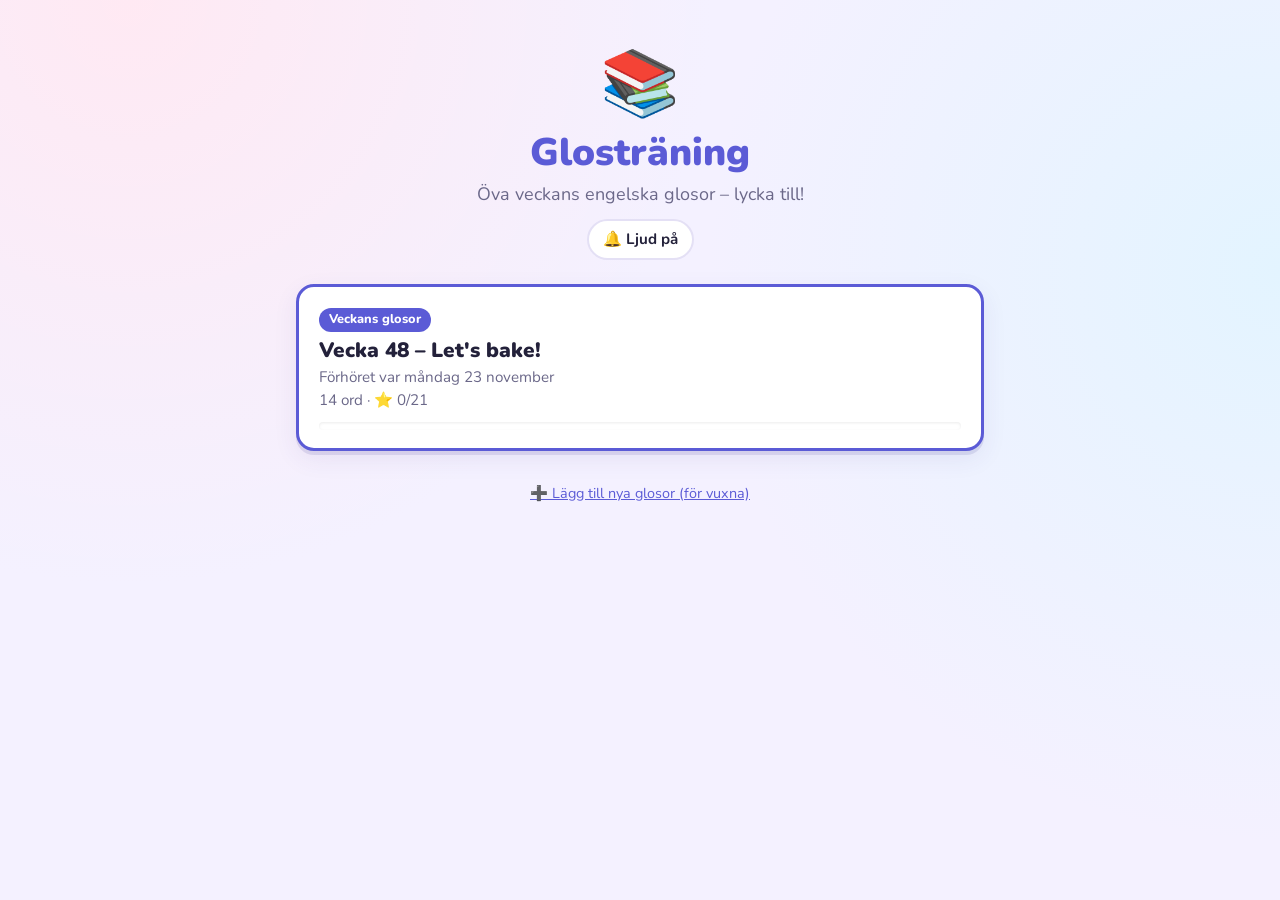
<file: index.html>
<!doctype html>
<html lang="sv">
<head>
  <meta charset="utf-8">
  <meta name="viewport" content="width=device-width, initial-scale=1, viewport-fit=cover">
  <title>Glosträning</title>
  <meta name="theme-color" content="#5b5bd6">
  <link rel="icon" href="data:image/svg+xml,<svg xmlns='http://www.w3.org/2000/svg' viewBox='0 0 100 100'><text y='.9em' font-size='90'>📚</text></svg>">
  <link rel="preconnect" href="https://fonts.googleapis.com">
  <link rel="preconnect" href="https://fonts.gstatic.com" crossorigin>
  <link href="https://fonts.googleapis.com/css2?family=Nunito:wght@400;700;800;900&display=swap" rel="stylesheet">
  <link rel="stylesheet" href="style.css">
</head>
<body>
  <main id="app" aria-live="polite"></main>
  <script src="data/words.js"></script>
  <script src="app.js"></script>
</body>
</html>
</file>
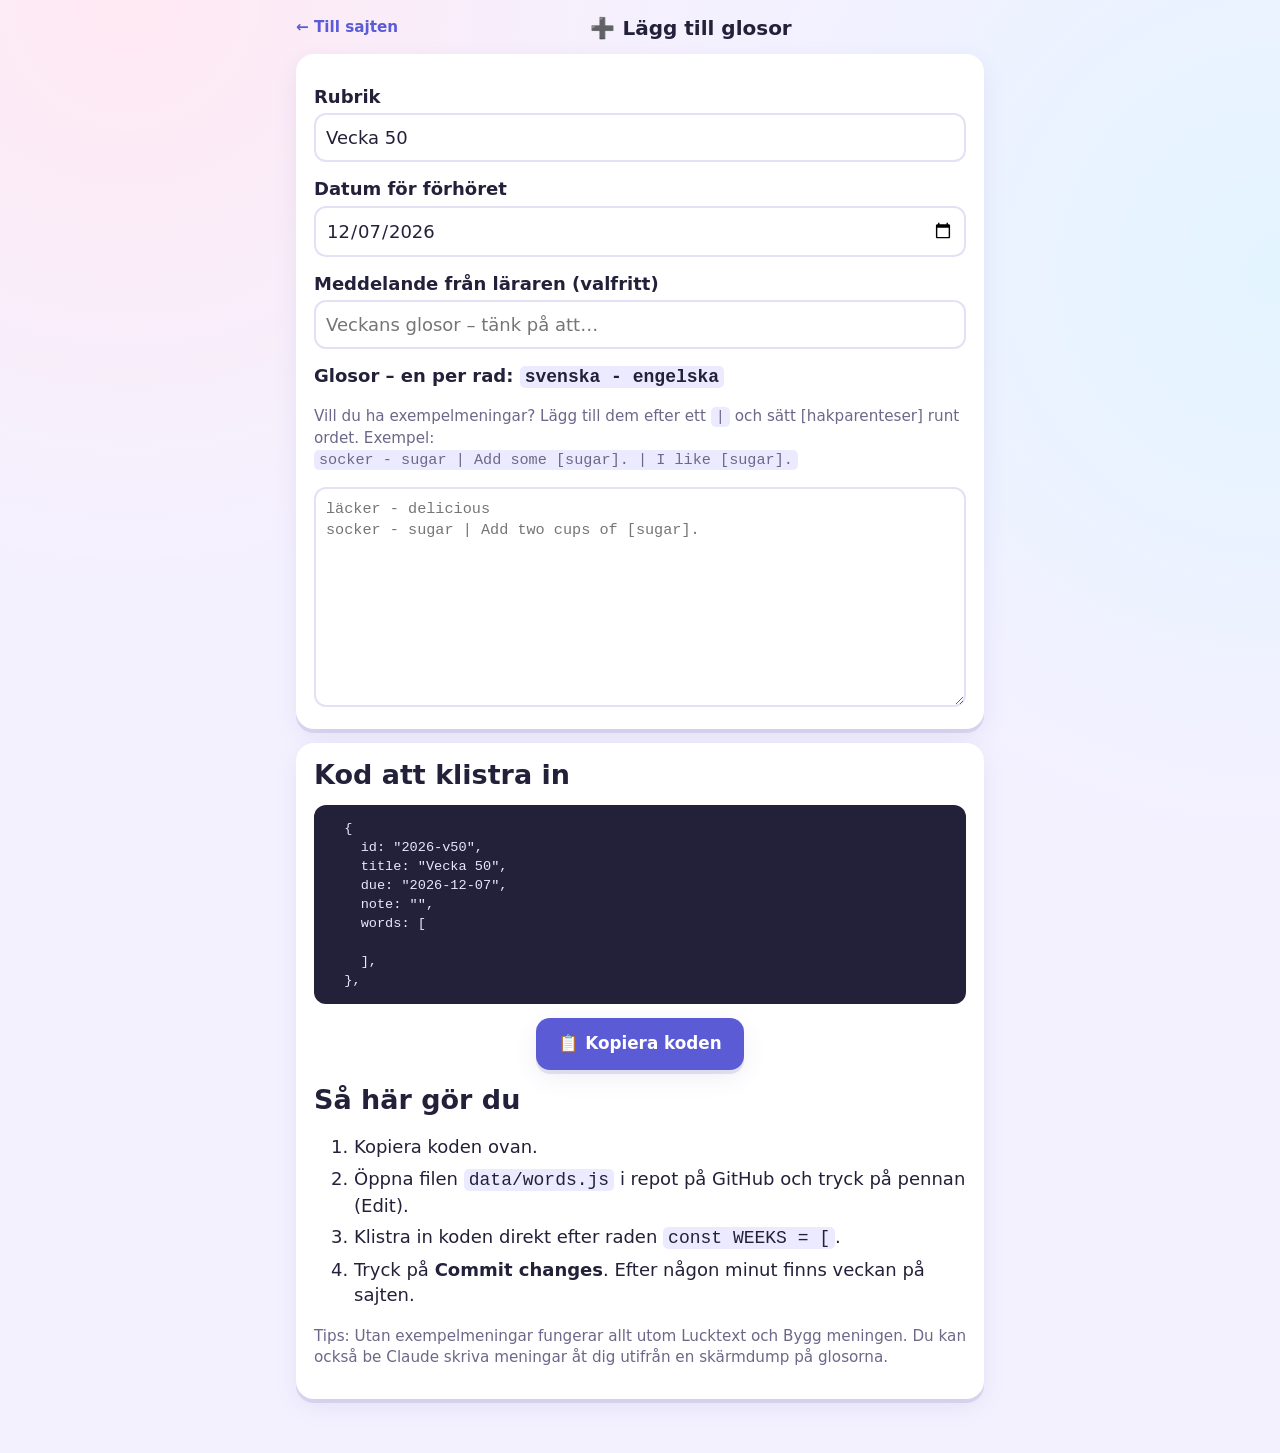
<file: add.html>
<!doctype html>
<html lang="sv">
<head>
  <meta charset="utf-8">
  <meta name="viewport" content="width=device-width, initial-scale=1">
  <title>Lägg till glosor</title>
  <link rel="stylesheet" href="style.css">
  <style>
    label { display: block; font-weight: 800; margin: 14px 0 4px; }
    input, textarea { width: 100%; font: inherit; padding: 10px; border: 2px solid var(--line); border-radius: 12px; background: #fff; color: var(--ink); }
    textarea { min-height: 220px; font-family: ui-monospace, Menlo, Consolas, monospace; font-size: .95rem; }
    pre { background: #23213a; color: #e8e6ff; padding: 14px; border-radius: 12px; overflow: auto; font-size: .85rem; white-space: pre-wrap; }
    .box { background: var(--card); border-radius: var(--radius); box-shadow: var(--shadow); padding: 16px 18px; margin: 14px 0; }
    ol li { margin: 6px 0; }
    code { background: #eceaff; padding: 1px 5px; border-radius: 5px; }
  </style>
</head>
<body>
<main id="app">
  <header class="topbar">
    <a class="back" href="index.html">← Till sajten</a>
    <h1>➕ Lägg till glosor</h1>
    <span></span>
  </header>

  <div class="box">
    <label for="title">Rubrik</label>
    <input id="title" value="Vecka 49">
    <label for="due">Datum för förhöret</label>
    <input id="due" type="date">
    <label for="note">Meddelande från läraren (valfritt)</label>
    <input id="note" placeholder="Veckans glosor – tänk på att…">
    <label for="words">Glosor – en per rad: <code>svenska - engelska</code></label>
    <p class="muted">Vill du ha exempelmeningar? Lägg till dem efter ett <code>|</code> och sätt
      [hakparenteser] runt ordet. Exempel:<br>
      <code>socker - sugar | Add some [sugar]. | I like [sugar].</code></p>
    <textarea id="words" placeholder="läcker - delicious&#10;socker - sugar | Add two cups of [sugar]."></textarea>
  </div>

  <div class="box">
    <h2>Kod att klistra in</h2>
    <pre id="out"></pre>
    <div class="row"><button class="btn primary" id="copy">📋 Kopiera koden</button></div>
    <h2>Så här gör du</h2>
    <ol>
      <li>Kopiera koden ovan.</li>
      <li>Öppna filen <code>data/words.js</code> i repot på GitHub och tryck på pennan (Edit).</li>
      <li>Klistra in koden direkt efter raden <code>const WEEKS = [</code>.</li>
      <li>Tryck på <strong>Commit changes</strong>. Efter någon minut finns veckan på sajten.</li>
    </ol>
    <p class="muted">Tips: Utan exempelmeningar fungerar allt utom Lucktext och Bygg meningen. Du kan också be Claude
      skriva meningar åt dig utifrån en skärmdump på glosorna.</p>
  </div>
</main>
<script>
  const $ = (id) => document.getElementById(id);
  const isoWeek = (d) => {
    const t = new Date(Date.UTC(d.getFullYear(), d.getMonth(), d.getDate()));
    const day = t.getUTCDay() || 7;
    t.setUTCDate(t.getUTCDate() + 4 - day);
    return Math.ceil(((t - Date.UTC(t.getUTCFullYear(), 0, 1)) / 86400000 + 1) / 7);
  };
  // Default: next Monday
  const next = new Date();
  next.setDate(next.getDate() + ((8 - next.getDay()) % 7 || 7));
  $("due").value = next.toISOString().slice(0, 10);
  $("title").value = "Vecka " + isoWeek(next);

  const q = (s) => JSON.stringify(s.trim());
  function generate() {
    const due = $("due").value;
    const wk = due ? isoWeek(new Date(due + "T12:00:00")) : "x";
    const id = (due ? due.slice(0, 4) : "ny") + "-v" + wk;
    const lines = $("words").value.split("\n").map((l) => l.trim()).filter(Boolean);
    const words = lines.map((line) => {
      const [pair, ...sentences] = line.split("|");
      const m = pair.split(/\s+[-–—=]\s+|\t|\s*=\s*/);
      const sv = (m[0] || "").trim(), en = (m.slice(1).join(" ") || "").trim();
      if (!sv || !en) return `      // KUNDE INTE LÄSA: ${line}`;
      const s = sentences.map((x) => x.trim()).filter(Boolean);
      return s.length
        ? `      { sv: ${q(sv)}, en: ${q(en)}, sentences: [\n${s.map((x) => `        ${q(x)},`).join("\n")}\n      ]},`
        : `      { sv: ${q(sv)}, en: ${q(en)}, sentences: [] },`;
    });
    $("out").textContent =
`  {
    id: ${q(id)},
    title: ${q($("title").value)},
    due: ${q(due)},
    note: ${q($("note").value)},
    words: [
${words.join("\n")}
    ],
  },`;
  }
  ["title", "due", "note", "words"].forEach((id) => $(id).addEventListener("input", generate));
  generate();
  $("copy").addEventListener("click", async () => {
    try { await navigator.clipboard.writeText($("out").textContent); $("copy").textContent = "✅ Kopierat!"; }
    catch { $("copy").textContent = "Markera och kopiera manuellt"; }
    setTimeout(() => ($("copy").textContent = "📋 Kopiera koden"), 2000);
  });
</script>
</body>
</html>
</file>
<file: style.css>
:root {
  --bg: #f4f1ff;
  --card: #ffffff;
  --ink: #23213a;
  --muted: #6b6889;
  --primary: #5b5bd6;
  --primary-ink: #ffffff;
  --good: #22a06b;
  --good-bg: #dcf7e9;
  --bad: #e5484d;
  --bad-bg: #ffe5e6;
  --warn: #f5a623;
  --sel: #ffe07a;
  --line: #e4e0f5;
  --shadow: 0 4px 0 rgba(60, 50, 140, .12), 0 8px 24px rgba(60, 50, 140, .08);
  --radius: 18px;
}

* { box-sizing: border-box; }
html { -webkit-text-size-adjust: 100%; }
body {
  margin: 0;
  background: var(--bg);
  background-image: radial-gradient(circle at 10% 0%, #ffe9f3 0, transparent 40%),
                    radial-gradient(circle at 100% 30%, #e3f4ff 0, transparent 40%);
  background-attachment: fixed;
  color: var(--ink);
  font-family: "Nunito", system-ui, -apple-system, "Segoe UI", Roboto, sans-serif;
  font-size: 18px;
  line-height: 1.4;
  overflow-x: hidden;
}
#app { max-width: 720px; margin: 0 auto; padding: 16px 16px 48px; }
h1, h2 { margin: 0; line-height: 1.2; }
a { color: var(--primary); }
button { font: inherit; color: inherit; cursor: pointer; }
.hidden { display: none !important; }
.muted { color: var(--muted); font-size: .95rem; }
.center { text-align: center; }
.row { display: flex; gap: 10px; justify-content: center; flex-wrap: wrap; margin: 14px 0; }

/* ---------- buttons ---------- */
.btn {
  display: inline-flex; align-items: center; justify-content: center; gap: 6px;
  min-height: 52px; padding: 10px 22px;
  border: 0; border-radius: 14px;
  background: var(--card); color: var(--ink);
  font-weight: 800; font-size: 1.05rem; text-decoration: none;
  box-shadow: var(--shadow);
  transition: transform .08s;
}
.btn:active, .option:active, .tile:active, .word-tile:active, .mode-card:active { transform: translateY(2px); }
.btn.primary { background: var(--primary); color: var(--primary-ink); }
.btn.good { background: var(--good); color: #fff; }
.btn.warn { background: var(--warn); color: #fff; }
.chip {
  border: 2px solid var(--line); background: var(--card);
  border-radius: 999px; padding: 8px 14px; font-weight: 700; font-size: .95rem;
}
.speak {
  border: 0; background: #eceaff; border-radius: 999px;
  padding: 4px 10px; font-size: 1rem; vertical-align: middle; font-weight: 700;
}

/* ---------- home ---------- */
.hero { text-align: center; padding: 24px 0 8px; position: relative; }
.hero-emoji { font-size: 64px; animation: bob 2.5s ease-in-out infinite; }
.hero h1 { font-size: 2.4rem; font-weight: 900; color: var(--primary); }
.hero p { color: var(--muted); margin: 6px 0 12px; }
.weeks { display: grid; gap: 14px; margin-top: 16px; }
.week-card {
  position: relative; display: block; padding: 18px 20px;
  background: var(--card); border-radius: var(--radius); box-shadow: var(--shadow);
  color: inherit; text-decoration: none;
}
.week-card.current { border: 3px solid var(--primary); }
.week-card h2 { font-size: 1.3rem; font-weight: 900; margin-bottom: 4px; }
.week-card p { margin: 2px 0; }
.badge {
  display: inline-block; background: var(--primary); color: #fff;
  font-size: .8rem; font-weight: 800; padding: 3px 10px; border-radius: 999px; margin-bottom: 6px;
}
.foot { text-align: center; margin-top: 32px; font-size: .9rem; }

/* ---------- top bar & progress ---------- */
.topbar {
  display: grid; grid-template-columns: auto 1fr auto; align-items: center; gap: 10px;
  margin-bottom: 10px;
}
.topbar h1 { font-size: 1.25rem; font-weight: 900; text-align: center; }
.back { font-weight: 800; text-decoration: none; white-space: nowrap; font-size: .95rem; }
.count { font-weight: 800; color: var(--muted); white-space: nowrap; font-size: .95rem; }
.bar { height: 14px; background: #fff; border-radius: 999px; overflow: hidden; box-shadow: inset 0 1px 3px rgba(0,0,0,.08); margin-bottom: 18px; }
.bar.small { height: 8px; margin: 10px 0 0; }
.bar-fill { height: 100%; width: 0; background: linear-gradient(90deg, #7c7cf0, #ff7eb6); border-radius: 999px; transition: width .4s; }

/* ---------- week page ---------- */
.week-info { background: var(--card); border-radius: var(--radius); padding: 12px 18px; box-shadow: var(--shadow); }
.week-info p { margin: 6px 0; }
.due { font-weight: 800; }
.note { color: var(--muted); }
.section-title { font-size: 1.15rem; font-weight: 900; margin: 22px 4px 10px; }
.modes { display: grid; grid-template-columns: repeat(auto-fill, minmax(150px, 1fr)); gap: 12px; }
.mode-card {
  display: flex; flex-direction: column; align-items: center; gap: 4px; text-align: center;
  border: 0; background: var(--card); border-radius: var(--radius); padding: 16px 10px 12px;
  box-shadow: var(--shadow);
}
.mode-icon { font-size: 36px; }
.mode-name { font-weight: 900; font-size: 1.05rem; }
.mode-desc { font-size: .82rem; color: var(--muted); }
.stars { letter-spacing: 2px; font-size: 1.1rem; }
.stars .on { color: #ffb400; }
.stars .off { color: #dcd8ee; }
.word-list { background: var(--card); border-radius: var(--radius); box-shadow: var(--shadow); padding: 6px 14px; }
.word-row { display: grid; grid-template-columns: 1fr 1fr auto; gap: 10px; align-items: center; padding: 8px 0; border-bottom: 1px solid var(--line); }
.word-row:last-child { border-bottom: 0; }
.word-row .en { font-weight: 800; }

/* ---------- shared game bits ---------- */
.prompt {
  text-align: center; font-size: 2.1rem; font-weight: 900;
  background: var(--card); border-radius: var(--radius); box-shadow: var(--shadow);
  padding: 22px 12px; margin: 8px 0 16px; word-break: break-word;
}
.prompt-sub { font-size: 1rem; font-weight: 700; color: var(--muted); margin-top: 4px; }
.options { display: grid; grid-template-columns: 1fr 1fr; gap: 12px; }
.option {
  min-height: 64px; border: 3px solid transparent; background: var(--card); border-radius: 16px;
  font-weight: 800; font-size: 1.1rem; box-shadow: var(--shadow); padding: 8px; word-break: break-word;
}
.option.right { background: var(--good-bg); border-color: var(--good); }
.option.wrong { background: var(--bad-bg); border-color: var(--bad); animation: shake .35s; }
.feedback { text-align: center; }
.good-text { color: var(--good); font-weight: 900; font-size: 1.3rem; margin: 8px 0; }
.bad-text { color: var(--bad); font-weight: 800; margin: 8px 0; }
.toolbar { display: flex; justify-content: space-between; align-items: center; gap: 8px; flex-wrap: wrap; margin-bottom: 12px; }

/* ---------- flashcards ---------- */
.flashcard {
  position: relative; display: block; width: 100%; height: 300px; border: 0; padding: 0;
  background: transparent; perspective: 1000px;
}
.flashcard .face {
  position: absolute; inset: 0; display: flex; flex-direction: column; align-items: center; justify-content: center;
  gap: 10px; padding: 20px; border-radius: 24px; box-shadow: var(--shadow);
  backface-visibility: hidden; -webkit-backface-visibility: hidden;
  transition: transform .5s cubic-bezier(.3,.7,.4,1.2);
}
.flashcard .front { background: linear-gradient(145deg, #ffffff, #f0edff); }
.flashcard .back { background: linear-gradient(145deg, #fff7d6, #ffe3f0); transform: rotateY(180deg); }
.flashcard.flipped .front { transform: rotateY(-180deg); }
.flashcard.flipped .back { transform: rotateY(0); }
.flashcard small { color: var(--muted); font-weight: 700; text-transform: uppercase; letter-spacing: .08em; font-size: .75rem; }
.card-word { font-size: 2.6rem; font-weight: 900; word-break: break-word; }
.card-sentence { margin: 0; font-size: 1.05rem; }
.hint { animation: pulse 1.6s infinite; }

/* ---------- sentences ---------- */
mark { background: #ffe07a; border-radius: 6px; padding: 0 4px; font-weight: 800; }
.sentence-box {
  background: var(--card); border-radius: var(--radius); box-shadow: var(--shadow);
  padding: 22px 16px; margin: 8px 0 12px; text-align: center; font-size: 1.35rem; font-weight: 700;
}
.sentence-box.small { font-size: 1.05rem; padding: 12px 14px; }
.blank {
  display: inline-block; min-width: 4em; border-bottom: 3px dashed var(--primary); color: var(--primary);
}
.blank.filled { border-bottom-style: solid; color: var(--good); font-weight: 900; }

/* ---------- match ---------- */
.match-grid { display: grid; grid-template-columns: 1fr 1fr; gap: 12px; }
.match-grid .col { display: grid; gap: 10px; align-content: start; }
.tile {
  min-height: 58px; border: 3px solid transparent; border-radius: 14px; background: var(--card);
  box-shadow: var(--shadow); font-weight: 800; padding: 6px; word-break: break-word;
}
.tile.en { background: #eef6ff; }
.tile.sel { border-color: var(--primary); background: var(--sel); }
.tile.done { background: var(--good-bg); border-color: var(--good); opacity: .55; transform: scale(.96); }

/* ---------- spelling ---------- */
.spell-input, .write-input {
  display: block; width: 100%; font: inherit; font-size: 1.6rem; font-weight: 800; text-align: center;
  padding: 14px; border: 3px solid var(--line); border-radius: 16px; background: #fff; color: var(--ink); outline: none;
}
.write-input { font-size: 1.15rem; font-weight: 700; text-align: left; resize: vertical; }
.spell-input:focus, .write-input:focus { border-color: var(--primary); }
.spell-input.right { border-color: var(--good); background: var(--good-bg); }
.spell-input.wrong { border-color: var(--bad); background: var(--bad-bg); animation: shake .35s; }
.diff { font-size: 2rem; font-weight: 900; letter-spacing: 2px; }
.diff .ok { color: var(--good); }
.diff .miss { color: var(--bad); text-decoration: underline wavy; }

/* ---------- build ---------- */
.build-answer {
  min-height: 72px; display: flex; flex-wrap: wrap; gap: 8px; align-items: center; justify-content: center;
  background: var(--card); border: 3px dashed var(--line); border-radius: var(--radius); padding: 12px; margin-bottom: 14px;
}
.build-answer.right { border: 3px solid var(--good); background: var(--good-bg); }
.build-pool { display: flex; flex-wrap: wrap; gap: 8px; justify-content: center; min-height: 52px; }
.word-tile {
  border: 0; border-radius: 12px; background: #fff; box-shadow: var(--shadow);
  padding: 10px 14px; font-weight: 800; font-size: 1.1rem;
}
.build-answer .word-tile { background: #eef6ff; }
.word-tile.used { opacity: .2; box-shadow: none; }

/* ---------- write ---------- */
.checklist { list-style: none; padding: 0; margin: 12px 0; display: grid; gap: 4px; font-size: .95rem; }
.checklist li { color: var(--muted); }
.checklist li.ok { color: var(--good); font-weight: 800; }
.my-sentences { text-align: left; background: var(--card); border-radius: var(--radius); box-shadow: var(--shadow); padding: 14px 18px; margin: 16px 0; }
.my-sentences h2 { font-size: 1.1rem; margin-bottom: 6px; }
.my-sentences li { margin: 6px 0; }

/* ---------- result ---------- */
.result { text-align: center; padding-top: 32px; }
.result-icon { font-size: 72px; animation: bob 2s ease-in-out infinite; }
.result h1 { font-size: 1.7rem; font-weight: 900; margin: 10px 0; }
.big-stars .stars { font-size: 3.2rem; letter-spacing: 8px; }
.big-stars .on { display: inline-block; animation: pop .5s backwards; }
.big-stars .on:nth-child(2) { animation-delay: .2s; }
.big-stars .on:nth-child(3) { animation-delay: .4s; }
.score { font-weight: 800; font-size: 1.2rem; }

/* ---------- effects ---------- */
.confetti { position: fixed; top: -40px; z-index: 50; pointer-events: none; animation: fall linear forwards; }
.shake { animation: shake .35s; }
@keyframes fall { to { transform: translateY(110vh) rotate(540deg); } }
@keyframes shake { 0%,100% { transform: translateX(0); } 25% { transform: translateX(-8px); } 75% { transform: translateX(8px); } }
@keyframes bob { 0%,100% { transform: translateY(0); } 50% { transform: translateY(-8px); } }
@keyframes pulse { 0%,100% { opacity: 1; } 50% { opacity: .4; } }
@keyframes pop { from { transform: scale(0) rotate(-30deg); } 70% { transform: scale(1.3); } to { transform: scale(1); } }
@media (prefers-reduced-motion: reduce) {
  *, *::before, *::after { animation: none !important; transition: none !important; }
}

/* ---------- small screens ---------- */
@media (max-width: 420px) {
  body { font-size: 17px; }
  .prompt { font-size: 1.7rem; }
  .card-word { font-size: 2.1rem; }
  .topbar h1 { font-size: 1.05rem; }
  .modes { grid-template-columns: 1fr 1fr; }
  .option { font-size: 1rem; }
}
</file>
